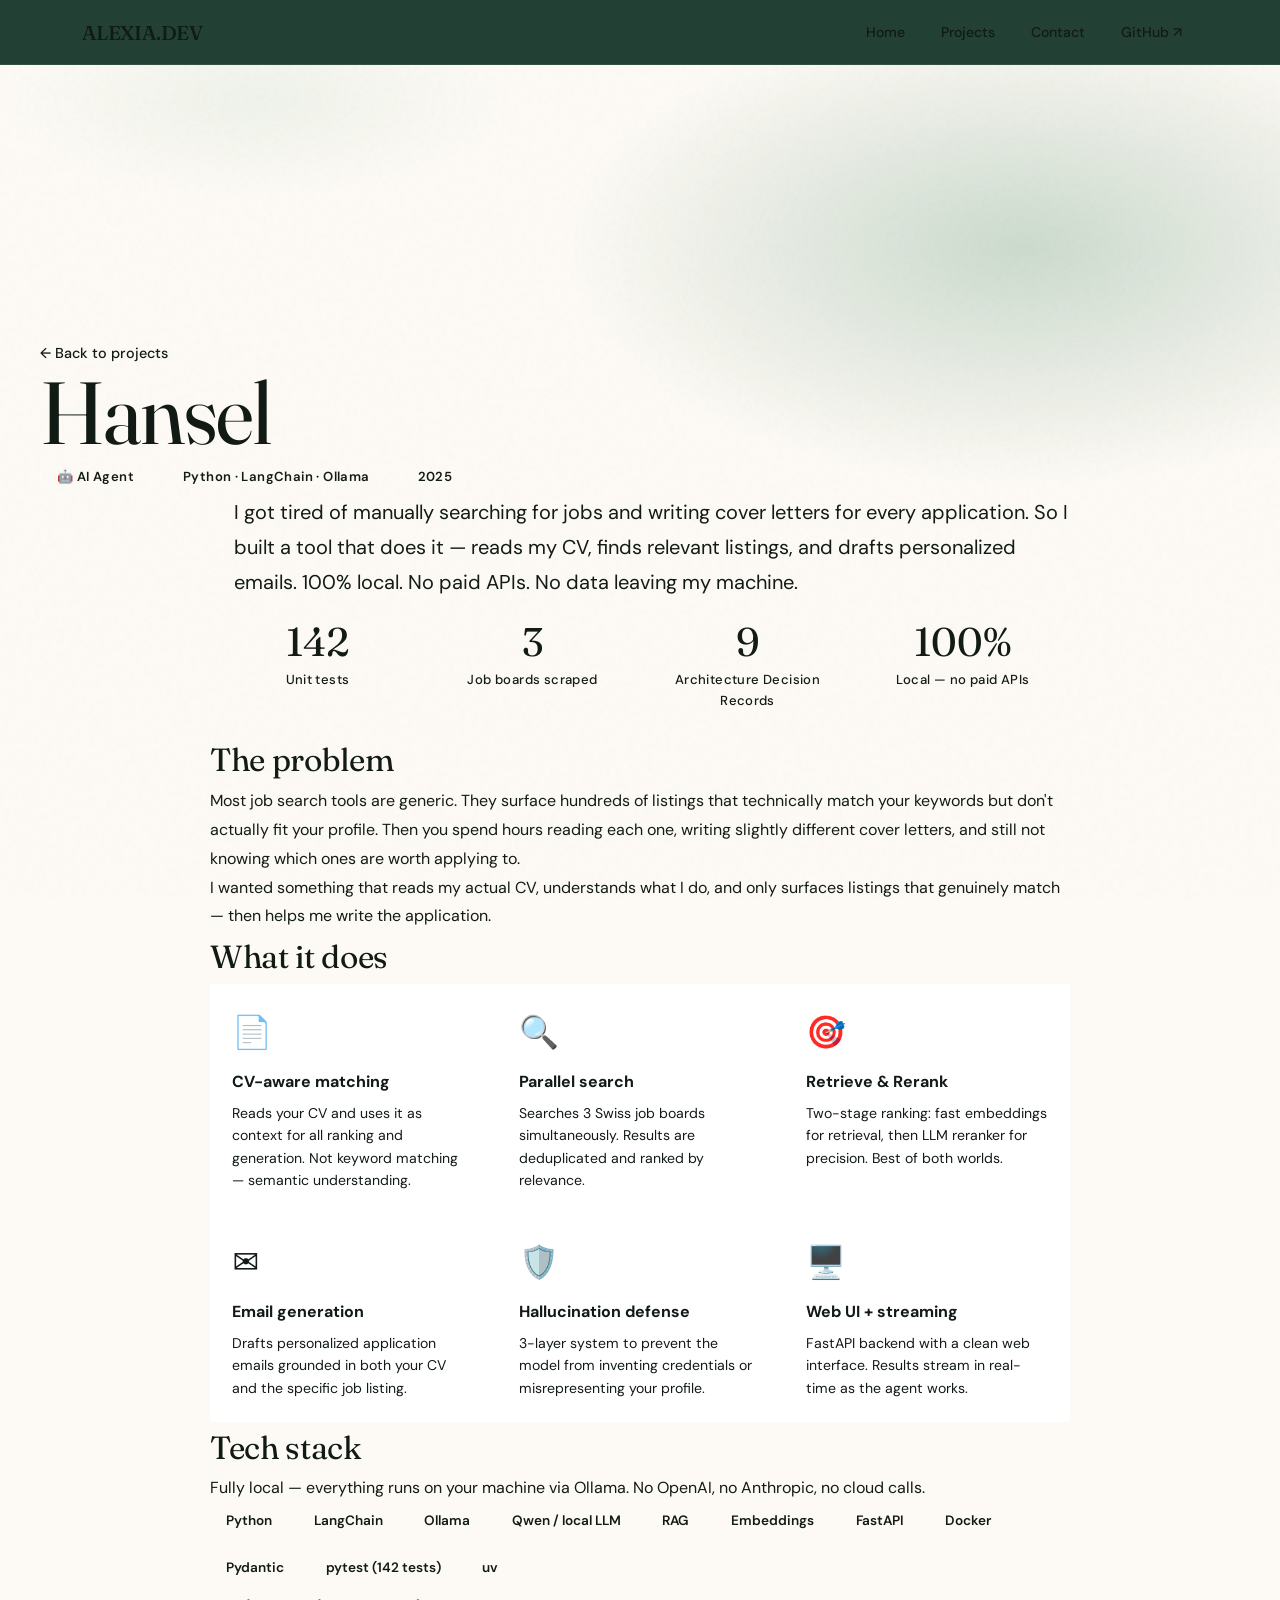
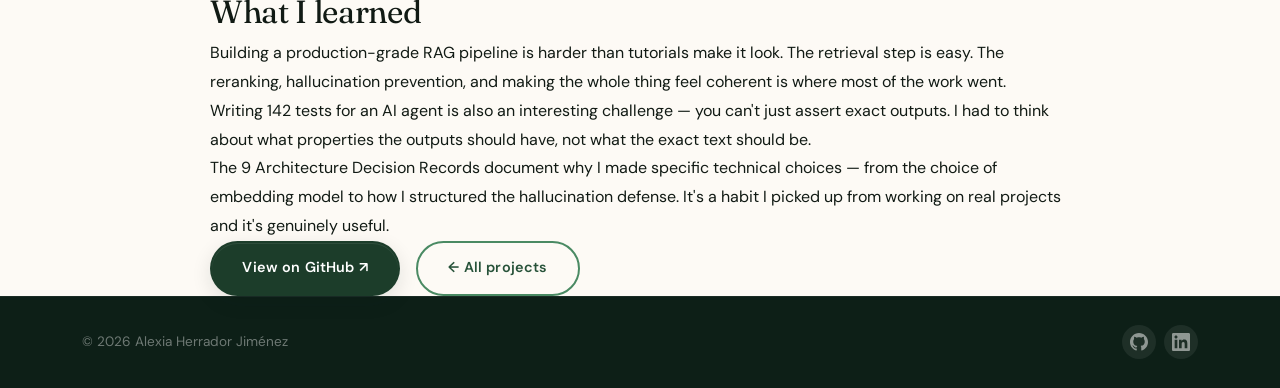
<file: pages/projects/project1.html>
<!DOCTYPE html>
<html lang="en">
<head>
    <meta charset="UTF-8">
    <meta name="viewport" content="width=device-width, initial-scale=1.0">
    <title>Hansel — Alexia Herrador</title>
    <link rel="icon" type="image/x-icon" href="../../assets/images/favicon.ico">
    <link href="https://fonts.googleapis.com/css2?family=DM+Serif+Display:ital@0;1&family=DM+Sans:ital,opsz,wght@0,9..40,300;0,9..40,400;0,9..40,500;0,9..40,600;0,9..40,700&display=swap" rel="stylesheet">
    <link rel="stylesheet" href="../../assets/css/main.css">
    <style>
        .project-hero {
            min-height: 55vh;
            background: var(--green-900);
            display: flex;
            align-items: flex-end;
            padding: 120px var(--spacing-md) var(--spacing-lg);
            position: relative;
            overflow: hidden;
        }
        .project-hero::before {
            content: '';
            position: absolute;
            inset: 0;
            background:
                radial-gradient(ellipse 60% 80% at 80% 50%, rgba(58,122,87,0.25) 0%, transparent 60%),
                radial-gradient(ellipse 40% 40% at 20% 20%, rgba(106,175,138,0.1) 0%, transparent 50%);
        }
        .project-hero-content {
            position: relative;
            z-index: 2;
            max-width: 1200px;
            margin: 0 auto;
            width: 100%;
        }
        .back-link {
            display: inline-flex;
            align-items: center;
            gap: 0.5rem;
            color: var(--green-200);
            font-size: 0.9rem;
            font-weight: 500;
            margin-bottom: var(--spacing-md);
            transition: color 0.2s;
        }
        .back-link:hover { color: var(--beige-100); }
        .project-hero h1 {
            font-family: var(--font-display);
            font-size: clamp(3rem, 7vw, 5.5rem);
            color: var(--beige-100);
            font-weight: 400;
            line-height: 1.05;
            letter-spacing: -0.02em;
            margin-bottom: var(--spacing-sm);
        }
        .project-hero-meta {
            display: flex;
            gap: 1rem;
            flex-wrap: wrap;
            align-items: center;
        }
        .meta-badge {
            padding: 0.4rem 1rem;
            border-radius: var(--radius-pill);
            font-size: 0.82rem;
            font-weight: 600;
            letter-spacing: 0.03em;
        }
        .meta-badge.type  { background: rgba(255,255,255,0.12); color: var(--beige-100); border: 1px solid rgba(255,255,255,0.2); }
        .meta-badge.stack { background: var(--green-700); color: var(--beige-100); }
        .meta-badge.year  { background: transparent; color: var(--green-400); border: 1px solid var(--green-600); }

        /* Content */
        .project-body { background: var(--beige-100); }
        .project-body .inner {
            max-width: 860px;
            margin: 0 auto;
            padding: var(--spacing-xl) var(--spacing-md);
        }
        .lead {
            font-size: 1.25rem;
            color: var(--text-mid);
            line-height: 1.75;
            margin-bottom: var(--spacing-xl);
            font-weight: 400;
            border-left: 3px solid var(--green-600);
            padding-left: 1.5rem;
        }
        .project-section { margin-bottom: var(--spacing-xl); }
        .project-section h2 {
            font-family: var(--font-display);
            font-size: 2rem;
            color: var(--green-900);
            font-weight: 400;
            margin-bottom: var(--spacing-md);
            letter-spacing: -0.01em;
        }
        .project-section p {
            color: var(--text-mid);
            line-height: 1.8;
            margin-bottom: var(--spacing-sm);
            font-size: 1rem;
        }
        .feature-grid {
            display: grid;
            grid-template-columns: repeat(auto-fit, minmax(240px, 1fr));
            gap: var(--spacing-md);
            margin-top: var(--spacing-md);
        }
        .feature-card {
            background: var(--white);
            border: 1px solid var(--beige-300);
            border-radius: var(--radius-lg);
            padding: 1.4rem;
            transition: all 0.28s var(--ease-spring);
        }
        .feature-card:hover {
            transform: translateY(-5px);
            box-shadow: 0 16px 36px var(--shadow-green);
            border-color: var(--green-200);
        }
        .feature-icon { font-size: 2rem; margin-bottom: 0.6rem; }
        .feature-card h3 { font-size: 1rem; font-weight: 700; color: var(--text-dark); margin-bottom: 0.4rem; }
        .feature-card p { font-size: 0.88rem; color: var(--text-light); line-height: 1.6; margin: 0; }

        .tech-stack {
            display: flex;
            flex-wrap: wrap;
            gap: 0.6rem;
            margin-top: var(--spacing-sm);
        }
        .tech-chip {
            padding: 0.45rem 1rem;
            background: var(--green-100);
            color: var(--green-800);
            border-radius: var(--radius-pill);
            font-size: 0.85rem;
            font-weight: 600;
            border: 1px solid var(--green-200);
        }

        .stat-row {
            display: grid;
            grid-template-columns: repeat(auto-fit, minmax(160px, 1fr));
            gap: var(--spacing-md);
            margin-top: var(--spacing-md);
        }
        .stat-box {
            background: var(--green-900);
            border-radius: var(--radius-lg);
            padding: 1.4rem;
            text-align: center;
        }
        .stat-box .num {
            font-family: var(--font-display);
            font-size: 2.5rem;
            color: var(--green-400);
            line-height: 1;
            margin-bottom: 0.4rem;
        }
        .stat-box .lbl { font-size: 0.82rem; color: var(--green-200); font-weight: 500; letter-spacing: 0.03em; }

        .cta-row {
            display: flex;
            gap: 1rem;
            flex-wrap: wrap;
            margin-top: var(--spacing-lg);
            padding-top: var(--spacing-lg);
            border-top: 1px solid var(--beige-300);
        }

        /* Nav override for project pages */
        .nav { background: rgba(28,58,46,0.97); border-bottom: 1px solid rgba(255,255,255,0.08); }
        .nav.scrolled { background: rgba(28,58,46,0.99); }
        .logo a { color: var(--beige-100); }
        .nav-links a { color: var(--green-200); }
        .nav-links a:hover { background: rgba(255,255,255,0.08); color: var(--beige-100); }
        .lang-toggle { background: rgba(255,255,255,0.1); border-color: rgba(255,255,255,0.15); }
        .lang-btn { color: var(--green-200); }
        .lang-btn.active { background: var(--green-600); }
        .mobile-menu-btn span { background: var(--beige-100); }
    </style>
</head>
<body>
    <nav class="nav" id="navbar">
        <div class="nav-container">
            <div class="logo"><a href="../../index.html">ALEXIA.DEV</a></div>
            <ul class="nav-links">
                <li><a href="../../index.html#home">Home</a></li>
                <li><a href="../../index.html#projects">Projects</a></li>
                <li><a href="../../index.html#contact">Contact</a></li>
                <li><a href="https://github.com/Alexiia99/Hansel" target="_blank">GitHub ↗</a></li>
            </ul>
            <button class="mobile-menu-btn" id="mobileMenuBtn"><span></span><span></span><span></span></button>
        </div>
    </nav>

    <!-- Hero -->
    <section class="project-hero">
        <div class="project-hero-content">
            <a href="../../index.html#projects" class="back-link">← Back to projects</a>
            <h1>Hansel</h1>
            <div class="project-hero-meta">
                <span class="meta-badge type">🤖 AI Agent</span>
                <span class="meta-badge stack">Python · LangChain · Ollama</span>
                <span class="meta-badge year">2025</span>
            </div>
        </div>
    </section>

    <!-- Body -->
    <div class="project-body">
        <div class="inner">

            <p class="lead">
                I got tired of manually searching for jobs and writing cover letters for every application.
                So I built a tool that does it — reads my CV, finds relevant listings, and drafts personalized emails.
                100% local. No paid APIs. No data leaving my machine.
            </p>

            <!-- Stats -->
            <div class="stat-row">
                <div class="stat-box"><div class="num">142</div><div class="lbl">Unit tests</div></div>
                <div class="stat-box"><div class="num">3</div><div class="lbl">Job boards scraped</div></div>
                <div class="stat-box"><div class="num">9</div><div class="lbl">Architecture Decision Records</div></div>
                <div class="stat-box"><div class="num">100%</div><div class="lbl">Local — no paid APIs</div></div>
            </div>

            <!-- The Problem -->
            <div class="project-section" style="margin-top: var(--spacing-xl);">
                <h2>The problem</h2>
                <p>Most job search tools are generic. They surface hundreds of listings that technically match your keywords but don't actually fit your profile. Then you spend hours reading each one, writing slightly different cover letters, and still not knowing which ones are worth applying to.</p>
                <p>I wanted something that reads my actual CV, understands what I do, and only surfaces listings that genuinely match — then helps me write the application.</p>
            </div>

            <!-- Features -->
            <div class="project-section">
                <h2>What it does</h2>
                <div class="feature-grid">
                    <div class="feature-card">
                        <div class="feature-icon">📄</div>
                        <h3>CV-aware matching</h3>
                        <p>Reads your CV and uses it as context for all ranking and generation. Not keyword matching — semantic understanding.</p>
                    </div>
                    <div class="feature-card">
                        <div class="feature-icon">🔍</div>
                        <h3>Parallel search</h3>
                        <p>Searches 3 Swiss job boards simultaneously. Results are deduplicated and ranked by relevance.</p>
                    </div>
                    <div class="feature-card">
                        <div class="feature-icon">🎯</div>
                        <h3>Retrieve & Rerank</h3>
                        <p>Two-stage ranking: fast embeddings for retrieval, then LLM reranker for precision. Best of both worlds.</p>
                    </div>
                    <div class="feature-card">
                        <div class="feature-icon">✉️</div>
                        <h3>Email generation</h3>
                        <p>Drafts personalized application emails grounded in both your CV and the specific job listing.</p>
                    </div>
                    <div class="feature-card">
                        <div class="feature-icon">🛡️</div>
                        <h3>Hallucination defense</h3>
                        <p>3-layer system to prevent the model from inventing credentials or misrepresenting your profile.</p>
                    </div>
                    <div class="feature-card">
                        <div class="feature-icon">🖥️</div>
                        <h3>Web UI + streaming</h3>
                        <p>FastAPI backend with a clean web interface. Results stream in real-time as the agent works.</p>
                    </div>
                </div>
            </div>

            <!-- Tech -->
            <div class="project-section">
                <h2>Tech stack</h2>
                <p>Fully local — everything runs on your machine via Ollama. No OpenAI, no Anthropic, no cloud calls.</p>
                <div class="tech-stack">
                    <span class="tech-chip">Python</span>
                    <span class="tech-chip">LangChain</span>
                    <span class="tech-chip">Ollama</span>
                    <span class="tech-chip">Qwen / local LLM</span>
                    <span class="tech-chip">RAG</span>
                    <span class="tech-chip">Embeddings</span>
                    <span class="tech-chip">FastAPI</span>
                    <span class="tech-chip">Docker</span>
                    <span class="tech-chip">Pydantic</span>
                    <span class="tech-chip">pytest (142 tests)</span>
                    <span class="tech-chip">uv</span>
                </div>
            </div>

            <!-- What I learned -->
            <div class="project-section">
                <h2>What I learned</h2>
                <p>Building a production-grade RAG pipeline is harder than tutorials make it look. The retrieval step is easy. The reranking, hallucination prevention, and making the whole thing feel coherent is where most of the work went.</p>
                <p>Writing 142 tests for an AI agent is also an interesting challenge — you can't just assert exact outputs. I had to think about what properties the outputs should have, not what the exact text should be.</p>
                <p>The 9 Architecture Decision Records document why I made specific technical choices — from the choice of embedding model to how I structured the hallucination defense. It's a habit I picked up from working on real projects and it's genuinely useful.</p>
            </div>

            <!-- CTA -->
            <div class="cta-row">
                <a href="https://github.com/Alexiia99/Hansel" class="btn btn-primary" target="_blank">View on GitHub ↗</a>
                <a href="../../index.html#projects" class="btn btn-outline">← All projects</a>
            </div>

        </div>
    </div>

    <footer class="footer">
        <div class="footer-content">
            <div class="footer-left"><p>&copy; 2026 Alexia Herrador Jiménez</p></div>
            <div class="footer-right">
                <div class="footer-social">
                    <a href="https://github.com/Alexiia99" target="_blank" aria-label="GitHub">
                        <svg width="18" height="18" viewBox="0 0 24 24" fill="currentColor"><path d="M12 0c-6.626 0-12 5.373-12 12 0 5.302 3.438 9.8 8.207 11.387.599.111.793-.261.793-.577v-2.234c-3.338.726-4.033-1.416-4.033-1.416-.546-1.387-1.333-1.756-1.333-1.756-1.089-.745.083-.729.083-.729 1.205.084 1.839 1.237 1.839 1.237 1.07 1.834 2.807 1.304 3.492.997.107-.775.418-1.305.762-1.604-2.665-.305-5.467-1.334-5.467-5.931 0-1.311.469-2.381 1.236-3.221-.124-.303-.535-1.524.117-3.176 0 0 1.008-.322 3.301 1.23.957-.266 1.983-.399 3.003-.404 1.02.005 2.047.138 3.006.404 2.291-1.552 3.297-1.23 3.297-1.23.653 1.653.242 2.874.118 3.176.77.84 1.235 1.911 1.235 3.221 0 4.609-2.807 5.624-5.479 5.921.43.372.823 1.102.823 2.222v3.293c0 .319.192.694.801.576 4.765-1.589 8.199-6.086 8.199-11.386 0-6.627-5.373-12-12-12z"/></svg>
                    </a>
                    <a href="https://linkedin.com/in/alexia-herrador-jimenez" target="_blank" aria-label="LinkedIn">
                        <svg width="18" height="18" viewBox="0 0 24 24" fill="currentColor"><path d="M20.447 20.452h-3.554v-5.569c0-1.328-.027-3.037-1.852-3.037-1.853 0-2.136 1.445-2.136 2.939v5.667H9.351V9h3.414v1.561h.046c.477-.9 1.637-1.85 3.37-1.85 3.601 0 4.267 2.37 4.267 5.455v6.286zM5.337 7.433c-1.144 0-2.063-.926-2.063-2.065 0-1.138.92-2.063 2.063-2.063 1.14 0 2.064.925 2.064 2.063 0 1.139-.925 2.065-2.064 2.065zm1.782 13.019H3.555V9h3.564v11.452zM22.225 0H1.771C.792 0 0 .774 0 1.729v20.542C0 23.227.792 24 1.771 24h20.451C23.2 24 24 23.227 24 22.271V1.729C24 .774 23.2 0 22.222 0h.003z"/></svg>
                    </a>
                </div>
            </div>
        </div>
    </footer>
    <script src="../../assets/js/main.js"></script>
</body>
</html>
</file>
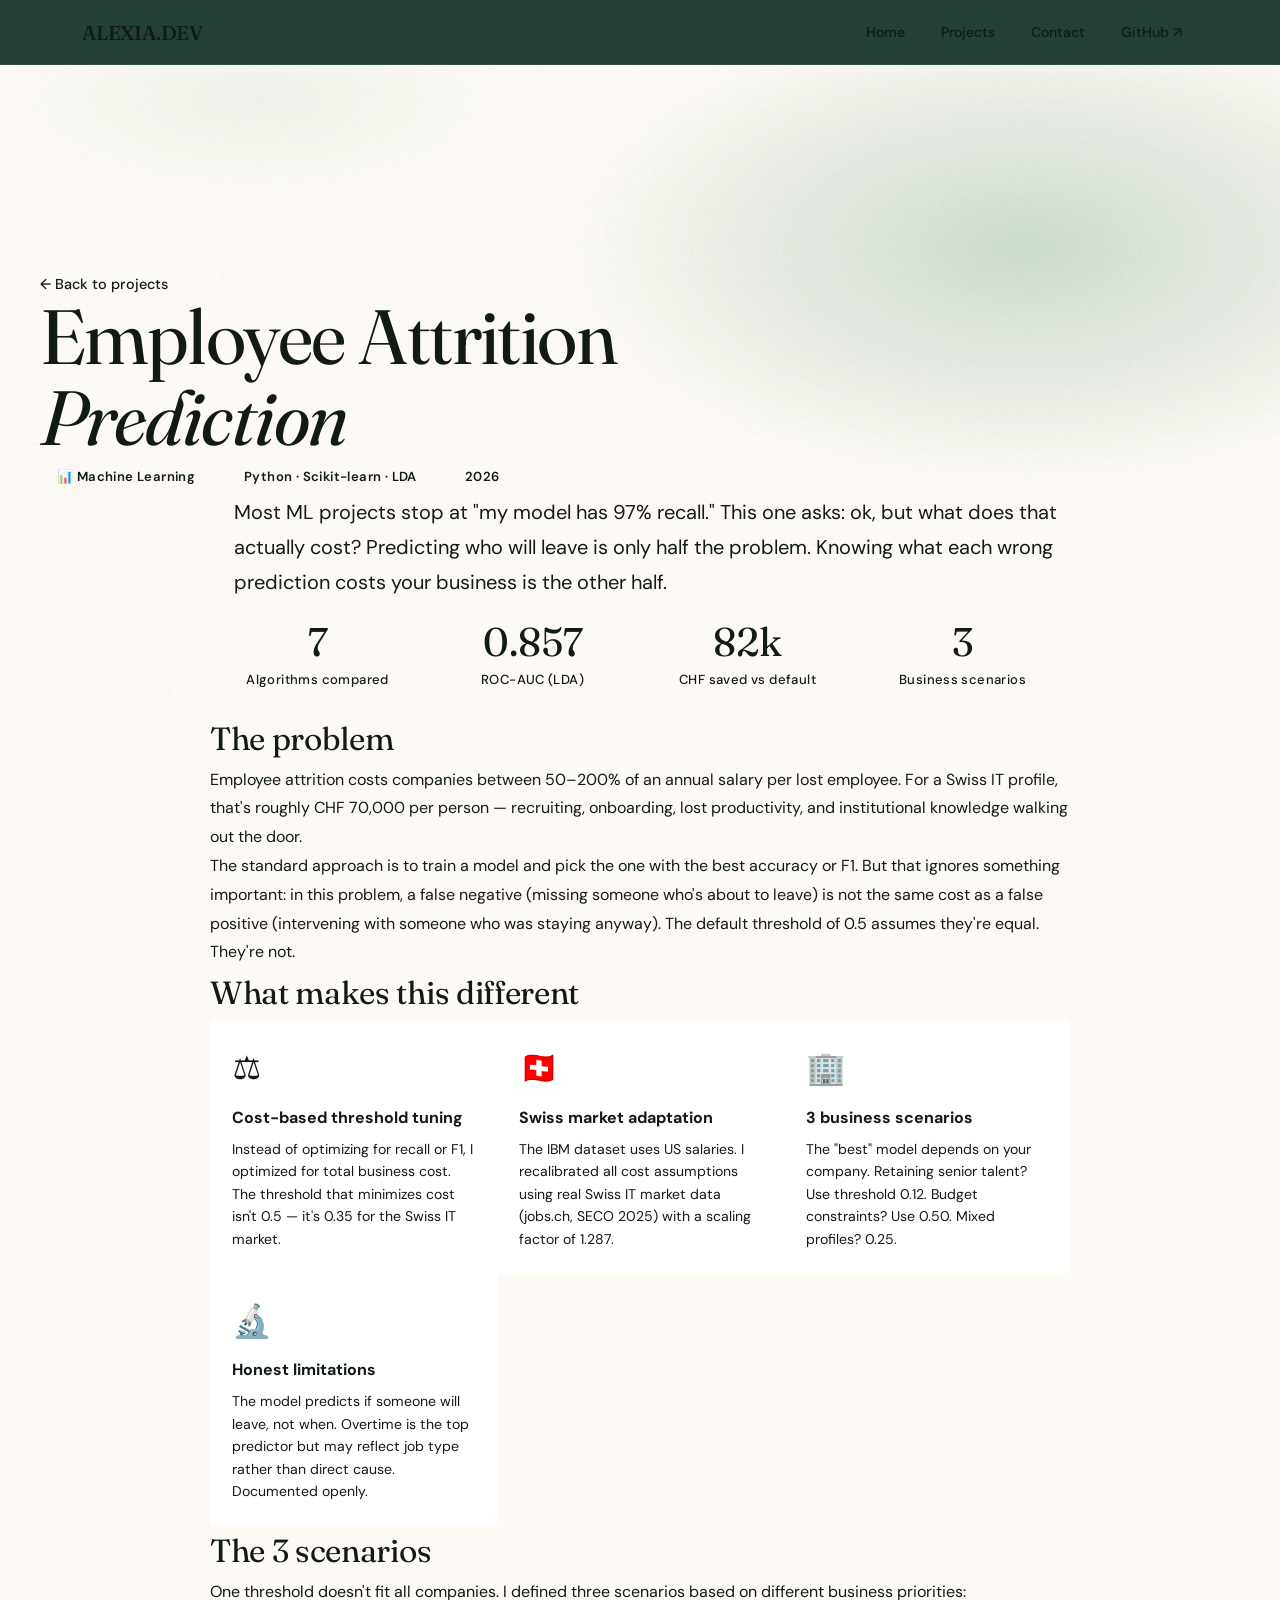
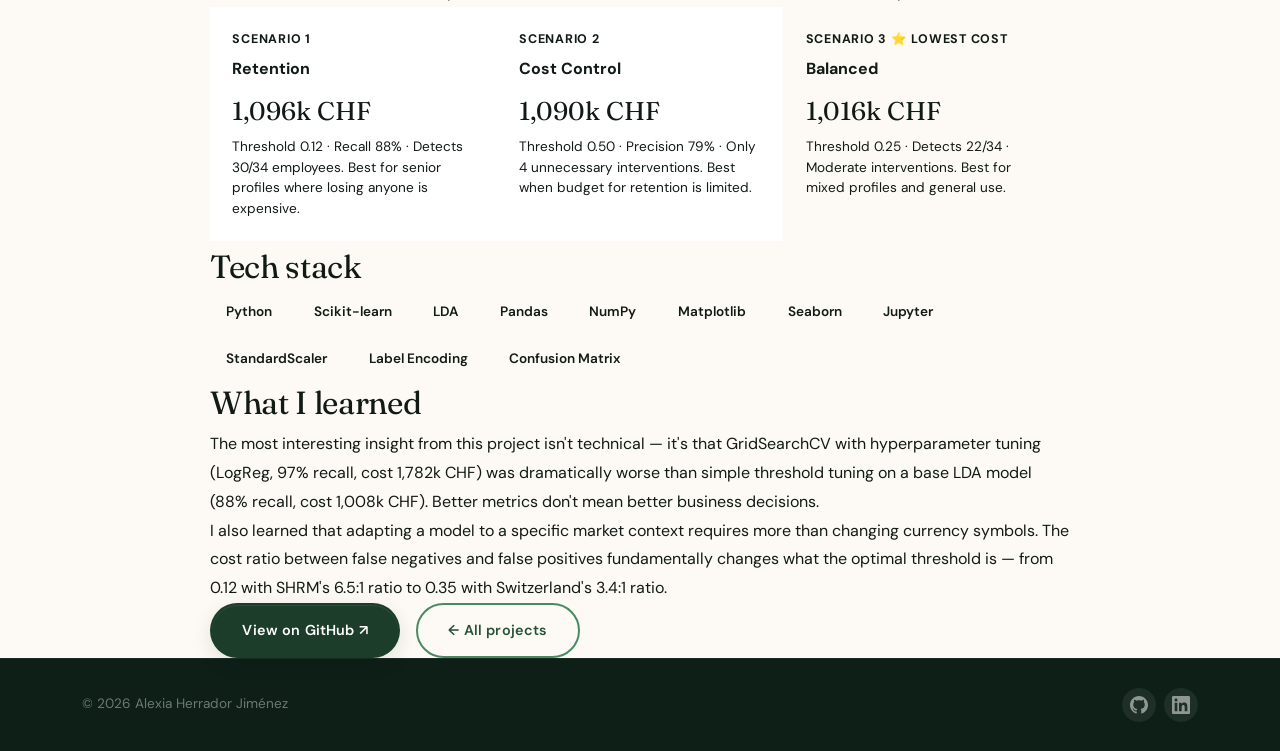
<file: pages/projects/project2.html>
<!DOCTYPE html>
<html lang="en">
<head>
    <meta charset="UTF-8">
    <meta name="viewport" content="width=device-width, initial-scale=1.0">
    <title>Employee Attrition Prediction — Alexia Herrador</title>
    <link rel="icon" type="image/x-icon" href="../../assets/images/favicon.ico">
    <link href="https://fonts.googleapis.com/css2?family=DM+Serif+Display:ital@0;1&family=DM+Sans:ital,opsz,wght@0,9..40,300;0,9..40,400;0,9..40,500;0,9..40,600;0,9..40,700&display=swap" rel="stylesheet">
    <link rel="stylesheet" href="../../assets/css/main.css">
    <style>
        .project-hero {
            min-height: 55vh;
            background: var(--green-900);
            display: flex;
            align-items: flex-end;
            padding: 120px var(--spacing-md) var(--spacing-lg);
            position: relative;
            overflow: hidden;
        }
        .project-hero::before {
            content: '';
            position: absolute;
            inset: 0;
            background:
                radial-gradient(ellipse 60% 80% at 80% 50%, rgba(58,122,87,0.25) 0%, transparent 60%),
                radial-gradient(ellipse 40% 40% at 20% 20%, rgba(106,175,138,0.1) 0%, transparent 50%);
        }
        .project-hero-content {
            position: relative;
            z-index: 2;
            max-width: 1200px;
            margin: 0 auto;
            width: 100%;
        }
        .back-link {
            display: inline-flex;
            align-items: center;
            gap: 0.5rem;
            color: var(--green-200);
            font-size: 0.9rem;
            font-weight: 500;
            margin-bottom: var(--spacing-md);
            transition: color 0.2s;
        }
        .back-link:hover { color: var(--beige-100); }
        .project-hero h1 {
            font-family: var(--font-display);
            font-size: clamp(2.5rem, 6vw, 5rem);
            color: var(--beige-100);
            font-weight: 400;
            line-height: 1.05;
            letter-spacing: -0.02em;
            margin-bottom: var(--spacing-sm);
        }
        .project-hero-meta {
            display: flex;
            gap: 1rem;
            flex-wrap: wrap;
            align-items: center;
        }
        .meta-badge {
            padding: 0.4rem 1rem;
            border-radius: var(--radius-pill);
            font-size: 0.82rem;
            font-weight: 600;
            letter-spacing: 0.03em;
        }
        .meta-badge.type  { background: rgba(255,255,255,0.12); color: var(--beige-100); border: 1px solid rgba(255,255,255,0.2); }
        .meta-badge.stack { background: var(--green-700); color: var(--beige-100); }
        .meta-badge.year  { background: transparent; color: var(--green-400); border: 1px solid var(--green-600); }

        .project-body { background: var(--beige-100); }
        .project-body .inner {
            max-width: 860px;
            margin: 0 auto;
            padding: var(--spacing-xl) var(--spacing-md);
        }
        .lead {
            font-size: 1.25rem;
            color: var(--text-mid);
            line-height: 1.75;
            margin-bottom: var(--spacing-xl);
            font-weight: 400;
            border-left: 3px solid var(--green-600);
            padding-left: 1.5rem;
        }
        .project-section { margin-bottom: var(--spacing-xl); }
        .project-section h2 {
            font-family: var(--font-display);
            font-size: 2rem;
            color: var(--green-900);
            font-weight: 400;
            margin-bottom: var(--spacing-md);
            letter-spacing: -0.01em;
        }
        .project-section p {
            color: var(--text-mid);
            line-height: 1.8;
            margin-bottom: var(--spacing-sm);
            font-size: 1rem;
        }
        .feature-grid {
            display: grid;
            grid-template-columns: repeat(auto-fit, minmax(240px, 1fr));
            gap: var(--spacing-md);
            margin-top: var(--spacing-md);
        }
        .feature-card {
            background: var(--white);
            border: 1px solid var(--beige-300);
            border-radius: var(--radius-lg);
            padding: 1.4rem;
            transition: all 0.28s var(--ease-spring);
        }
        .feature-card:hover {
            transform: translateY(-5px);
            box-shadow: 0 16px 36px var(--shadow-green);
            border-color: var(--green-200);
        }
        .feature-icon { font-size: 2rem; margin-bottom: 0.6rem; }
        .feature-card h3 { font-size: 1rem; font-weight: 700; color: var(--text-dark); margin-bottom: 0.4rem; }
        .feature-card p { font-size: 0.88rem; color: var(--text-light); line-height: 1.6; margin: 0; }

        .tech-stack { display: flex; flex-wrap: wrap; gap: 0.6rem; margin-top: var(--spacing-sm); }
        .tech-chip {
            padding: 0.45rem 1rem;
            background: var(--green-100);
            color: var(--green-800);
            border-radius: var(--radius-pill);
            font-size: 0.85rem;
            font-weight: 600;
            border: 1px solid var(--green-200);
        }

        .stat-row {
            display: grid;
            grid-template-columns: repeat(auto-fit, minmax(160px, 1fr));
            gap: var(--spacing-md);
            margin-top: var(--spacing-md);
        }
        .stat-box {
            background: var(--green-900);
            border-radius: var(--radius-lg);
            padding: 1.4rem;
            text-align: center;
        }
        .stat-box .num {
            font-family: var(--font-display);
            font-size: 2.5rem;
            color: var(--green-400);
            line-height: 1;
            margin-bottom: 0.4rem;
        }
        .stat-box .lbl { font-size: 0.82rem; color: var(--green-200); font-weight: 500; letter-spacing: 0.03em; }

        .scenario-grid {
            display: grid;
            grid-template-columns: repeat(auto-fit, minmax(220px, 1fr));
            gap: var(--spacing-md);
            margin-top: var(--spacing-md);
        }
        .scenario-card {
            border: 1px solid var(--beige-300);
            border-radius: var(--radius-lg);
            padding: 1.4rem;
            background: var(--white);
            transition: all 0.28s var(--ease-spring);
        }
        .scenario-card:hover {
            transform: translateY(-5px);
            box-shadow: 0 16px 36px var(--shadow-green);
        }
        .scenario-card.best { border-color: var(--green-400); background: var(--green-100); }
        .scenario-label { font-size: 0.78rem; font-weight: 700; text-transform: uppercase; letter-spacing: 0.06em; color: var(--green-600); margin-bottom: 0.4rem; }
        .scenario-card h3 { font-size: 1rem; font-weight: 700; color: var(--text-dark); margin-bottom: 0.5rem; }
        .scenario-card .cost { font-family: var(--font-display); font-size: 1.6rem; color: var(--green-800); margin-bottom: 0.3rem; }
        .scenario-card p { font-size: 0.85rem; color: var(--text-light); line-height: 1.5; margin: 0; }

        .cta-row {
            display: flex;
            gap: 1rem;
            flex-wrap: wrap;
            margin-top: var(--spacing-lg);
            padding-top: var(--spacing-lg);
            border-top: 1px solid var(--beige-300);
        }

        .nav { background: rgba(28,58,46,0.97); border-bottom: 1px solid rgba(255,255,255,0.08); }
        .nav.scrolled { background: rgba(28,58,46,0.99); }
        .logo a { color: var(--beige-100); }
        .nav-links a { color: var(--green-200); }
        .nav-links a:hover { background: rgba(255,255,255,0.08); color: var(--beige-100); }
        .mobile-menu-btn span { background: var(--beige-100); }
    </style>
</head>
<body>
    <nav class="nav" id="navbar">
        <div class="nav-container">
            <div class="logo"><a href="../../index.html">ALEXIA.DEV</a></div>
            <ul class="nav-links">
                <li><a href="../../index.html#home">Home</a></li>
                <li><a href="../../index.html#projects">Projects</a></li>
                <li><a href="../../index.html#contact">Contact</a></li>
                <li><a href="https://github.com/Alexiia99/Attrition-Prediction" target="_blank">GitHub ↗</a></li>
            </ul>
            <button class="mobile-menu-btn" id="mobileMenuBtn"><span></span><span></span><span></span></button>
        </div>
    </nav>

    <section class="project-hero">
        <div class="project-hero-content">
            <a href="../../index.html#projects" class="back-link">← Back to projects</a>
            <h1>Employee Attrition<br><em>Prediction</em></h1>
            <div class="project-hero-meta">
                <span class="meta-badge type">📊 Machine Learning</span>
                <span class="meta-badge stack">Python · Scikit-learn · LDA</span>
                <span class="meta-badge year">2026</span>
            </div>
        </div>
    </section>

    <div class="project-body">
        <div class="inner">

            <p class="lead">
                Most ML projects stop at "my model has 97% recall." This one asks: ok, but what does that actually cost?
                Predicting who will leave is only half the problem. Knowing what each wrong prediction costs your business is the other half.
            </p>

            <div class="stat-row">
                <div class="stat-box"><div class="num">7</div><div class="lbl">Algorithms compared</div></div>
                <div class="stat-box"><div class="num">0.857</div><div class="lbl">ROC-AUC (LDA)</div></div>
                <div class="stat-box"><div class="num">82k</div><div class="lbl">CHF saved vs default</div></div>
                <div class="stat-box"><div class="num">3</div><div class="lbl">Business scenarios</div></div>
            </div>

            <div class="project-section" style="margin-top: var(--spacing-xl);">
                <h2>The problem</h2>
                <p>Employee attrition costs companies between 50–200% of an annual salary per lost employee. For a Swiss IT profile, that's roughly CHF 70,000 per person — recruiting, onboarding, lost productivity, and institutional knowledge walking out the door.</p>
                <p>The standard approach is to train a model and pick the one with the best accuracy or F1. But that ignores something important: in this problem, a false negative (missing someone who's about to leave) is not the same cost as a false positive (intervening with someone who was staying anyway). The default threshold of 0.5 assumes they're equal. They're not.</p>
            </div>

            <div class="project-section">
                <h2>What makes this different</h2>
                <div class="feature-grid">
                    <div class="feature-card">
                        <div class="feature-icon">⚖️</div>
                        <h3>Cost-based threshold tuning</h3>
                        <p>Instead of optimizing for recall or F1, I optimized for total business cost. The threshold that minimizes cost isn't 0.5 — it's 0.35 for the Swiss IT market.</p>
                    </div>
                    <div class="feature-card">
                        <div class="feature-icon">🇨🇭</div>
                        <h3>Swiss market adaptation</h3>
                        <p>The IBM dataset uses US salaries. I recalibrated all cost assumptions using real Swiss IT market data (jobs.ch, SECO 2025) with a scaling factor of 1.287.</p>
                    </div>
                    <div class="feature-card">
                        <div class="feature-icon">🏢</div>
                        <h3>3 business scenarios</h3>
                        <p>The "best" model depends on your company. Retaining senior talent? Use threshold 0.12. Budget constraints? Use 0.50. Mixed profiles? 0.25.</p>
                    </div>
                    <div class="feature-card">
                        <div class="feature-icon">🔬</div>
                        <h3>Honest limitations</h3>
                        <p>The model predicts if someone will leave, not when. Overtime is the top predictor but may reflect job type rather than direct cause. Documented openly.</p>
                    </div>
                </div>
            </div>

            <div class="project-section">
                <h2>The 3 scenarios</h2>
                <p>One threshold doesn't fit all companies. I defined three scenarios based on different business priorities:</p>
                <div class="scenario-grid">
                    <div class="scenario-card">
                        <div class="scenario-label">Scenario 1</div>
                        <h3>Retention</h3>
                        <div class="cost">1,096k CHF</div>
                        <p>Threshold 0.12 · Recall 88% · Detects 30/34 employees. Best for senior profiles where losing anyone is expensive.</p>
                    </div>
                    <div class="scenario-card">
                        <div class="scenario-label">Scenario 2</div>
                        <h3>Cost Control</h3>
                        <div class="cost">1,090k CHF</div>
                        <p>Threshold 0.50 · Precision 79% · Only 4 unnecessary interventions. Best when budget for retention is limited.</p>
                    </div>
                    <div class="scenario-card best">
                        <div class="scenario-label">Scenario 3 ⭐ lowest cost</div>
                        <h3>Balanced</h3>
                        <div class="cost">1,016k CHF</div>
                        <p>Threshold 0.25 · Detects 22/34 · Moderate interventions. Best for mixed profiles and general use.</p>
                    </div>
                </div>
            </div>

            <div class="project-section">
                <h2>Tech stack</h2>
                <div class="tech-stack">
                    <span class="tech-chip">Python</span>
                    <span class="tech-chip">Scikit-learn</span>
                    <span class="tech-chip">LDA</span>
                    <span class="tech-chip">Pandas</span>
                    <span class="tech-chip">NumPy</span>
                    <span class="tech-chip">Matplotlib</span>
                    <span class="tech-chip">Seaborn</span>
                    <span class="tech-chip">Jupyter</span>
                    <span class="tech-chip">StandardScaler</span>
                    <span class="tech-chip">Label Encoding</span>
                    <span class="tech-chip">Confusion Matrix</span>
                </div>
            </div>

            <div class="project-section">
                <h2>What I learned</h2>
                <p>The most interesting insight from this project isn't technical — it's that GridSearchCV with hyperparameter tuning (LogReg, 97% recall, cost 1,782k CHF) was dramatically worse than simple threshold tuning on a base LDA model (88% recall, cost 1,008k CHF). Better metrics don't mean better business decisions.</p>
                <p>I also learned that adapting a model to a specific market context requires more than changing currency symbols. The cost ratio between false negatives and false positives fundamentally changes what the optimal threshold is — from 0.12 with SHRM's 6.5:1 ratio to 0.35 with Switzerland's 3.4:1 ratio.</p>
            </div>

            <div class="cta-row">
                <a href="https://github.com/Alexiia99/Attrition-Prediction" class="btn btn-primary" target="_blank">View on GitHub ↗</a>
                <a href="../../index.html#projects" class="btn btn-outline">← All projects</a>
            </div>

        </div>
    </div>

    <footer class="footer">
        <div class="footer-content">
            <div class="footer-left"><p>&copy; 2026 Alexia Herrador Jiménez</p></div>
            <div class="footer-right">
                <div class="footer-social">
                    <a href="https://github.com/Alexiia99" target="_blank" aria-label="GitHub">
                        <svg width="18" height="18" viewBox="0 0 24 24" fill="currentColor"><path d="M12 0c-6.626 0-12 5.373-12 12 0 5.302 3.438 9.8 8.207 11.387.599.111.793-.261.793-.577v-2.234c-3.338.726-4.033-1.416-4.033-1.416-.546-1.387-1.333-1.756-1.333-1.756-1.089-.745.083-.729.083-.729 1.205.084 1.839 1.237 1.839 1.237 1.07 1.834 2.807 1.304 3.492.997.107-.775.418-1.305.762-1.604-2.665-.305-5.467-1.334-5.467-5.931 0-1.311.469-2.381 1.236-3.221-.124-.303-.535-1.524.117-3.176 0 0 1.008-.322 3.301 1.23.957-.266 1.983-.399 3.003-.404 1.02.005 2.047.138 3.006.404 2.291-1.552 3.297-1.23 3.297-1.23.653 1.653.242 2.874.118 3.176.77.84 1.235 1.911 1.235 3.221 0 4.609-2.807 5.624-5.479 5.921.43.372.823 1.102.823 2.222v3.293c0 .319.192.694.801.576 4.765-1.589 8.199-6.086 8.199-11.386 0-6.627-5.373-12-12-12z"/></svg>
                    </a>
                    <a href="https://linkedin.com/in/alexia-herrador-jimenez" target="_blank" aria-label="LinkedIn">
                        <svg width="18" height="18" viewBox="0 0 24 24" fill="currentColor"><path d="M20.447 20.452h-3.554v-5.569c0-1.328-.027-3.037-1.852-3.037-1.853 0-2.136 1.445-2.136 2.939v5.667H9.351V9h3.414v1.561h.046c.477-.9 1.637-1.85 3.37-1.85 3.601 0 4.267 2.37 4.267 5.455v6.286zM5.337 7.433c-1.144 0-2.063-.926-2.063-2.065 0-1.138.92-2.063 2.063-2.063 1.14 0 2.064.925 2.064 2.063 0 1.139-.925 2.065-2.064 2.065zm1.782 13.019H3.555V9h3.564v11.452zM22.225 0H1.771C.792 0 0 .774 0 1.729v20.542C0 23.227.792 24 1.771 24h20.451C23.2 24 24 23.227 24 22.271V1.729C24 .774 23.2 0 22.222 0h.003z"/></svg>
                    </a>
                </div>
            </div>
        </div>
    </footer>
    <script src="../../assets/js/main.js"></script>
</body>
</html>
</file>
<file: assets/css/main.css>
/* =================================================================
   Portfolio Alexia Herrador — main.css  v2
   Palette: Deep Forest · Warm Parchment · Botanical accent
   ================================================================= */

@import url('https://fonts.googleapis.com/css2?family=Fraunces:ital,opsz,wght@0,9..144,300;0,9..144,500;0,9..144,700;1,9..144,300;1,9..144,500&family=DM+Sans:ital,opsz,wght@0,9..40,300;0,9..40,400;0,9..40,500;0,9..40,600;1,9..40,300&display=swap');

/* ── Variables ─────────────────────────────────────────────────── */
:root {
  /* Forest palette */
  --forest-950: #0D1F17;
  --forest-900: #132B1E;
  --forest-800: #1C3D2A;
  --forest-700: #275239;
  --forest-600: #35694A;
  --forest-500: #4A8A63;
  --forest-400: #6BAF84;
  --forest-300: #96C9AB;
  --forest-200: #C2DFD0;
  --forest-100: #E6F3EC;

  /* Parchment palette */
  --parch-50:  #FDFAF5;
  --parch-100: #FAF5EB;
  --parch-200: #F3EAD8;
  --parch-300: #E8D9C0;
  --parch-400: #D4BFA0;
  --parch-500: #B89B78;

  /* Text */
  --text-ink:    #111A14;
  --text-body:   #3A4E40;
  --text-muted:  #6B8070;
  --text-faint:  #9FB5A8;

  /* Functional */
  --white: #FFFFFF;
  --shadow-sm:   0 2px  8px rgba(13,31,23,.07);
  --shadow-md:   0 6px 20px rgba(13,31,23,.11);
  --shadow-lg:   0 16px 40px rgba(13,31,23,.16);
  --shadow-xl:   0 28px 60px rgba(13,31,23,.22);
  --glow-green:  0 0 40px rgba(75,138,99,.18);

  /* Typography */
  --font-display: 'Fraunces', Georgia, serif;
  --font-body:    'DM Sans', system-ui, sans-serif;

  /* Radii */
  --r-xs:   6px;
  --r-sm:  10px;
  --r-md:  16px;
  --r-lg:  24px;
  --r-xl:  36px;
  --r-pill:100px;

  /* Easing */
  --ease-spring: cubic-bezier(0.175, 0.885, 0.320, 1.275);
  --ease-out:    cubic-bezier(0.23,  1,     0.320, 1);
  --ease-smooth: cubic-bezier(0.4,   0,     0.2,   1);
}

/* ── Reset ─────────────────────────────────────────────────────── */
*, *::before, *::after { margin:0; padding:0; box-sizing:border-box; }
html { scroll-behavior:smooth; font-size:16px; }
body {
  font-family: var(--font-body);
  line-height: 1.65;
  color: var(--text-ink);
  background: var(--parch-50);
  overflow-x: hidden;
  -webkit-font-smoothing: antialiased;
}
img { max-width:100%; height:auto; display:block; }
a   { text-decoration:none; color:inherit; transition:all .25s var(--ease-out); }
button { border:none; background:none; cursor:pointer; font-family:inherit; }

/* Grain overlay */
body::before {
  content:'';
  position:fixed; inset:0;
  background-image:url("data:image/svg+xml,%3Csvg viewBox='0 0 200 200' xmlns='http://www.w3.org/2000/svg'%3E%3Cfilter id='n'%3E%3CfeTurbulence type='fractalNoise' baseFrequency='.75' numOctaves='4' stitchTiles='stitch'/%3E%3C/filter%3E%3Crect width='100%25' height='100%25' filter='url(%23n)' opacity='.04'/%3E%3C/svg%3E");
  pointer-events:none; z-index:0; opacity:.5;
}

/* ── Layout ────────────────────────────────────────────────────── */
.container { max-width:1180px; margin:0 auto; padding:0 2rem; }
.section    { padding:clamp(5rem,10vw,8rem) 0; }

/* ── Section header ────────────────────────────────────────────── */
.section-eyebrow {
  font-family: var(--font-body);
  font-size:.78rem;
  font-weight:600;
  letter-spacing:.14em;
  text-transform:uppercase;
  color: var(--forest-500);
  display:inline-flex;
  align-items:center;
  gap:.5rem;
  margin-bottom:.75rem;
}
.section-eyebrow::before {
  content:'';
  display:block; width:24px; height:2px;
  background:var(--forest-500);
  border-radius:2px;
}
.section-title {
  font-family: var(--font-display);
  font-size:clamp(2.4rem,5vw,4.2rem);
  font-weight:500;
  line-height:1.08;
  letter-spacing:-.02em;
  color: var(--forest-900);
}
.section-title em { font-style:italic; color:var(--forest-600); }

/* ── Buttons ───────────────────────────────────────────────────── */
.btn {
  display:inline-flex; align-items:center; gap:.5rem;
  padding:.85rem 1.9rem;
  border-radius:var(--r-pill);
  font-size:.9rem; font-weight:600;
  font-family:var(--font-body);
  cursor:pointer;
  transition:all .28s var(--ease-spring);
  border:2px solid transparent;
  position:relative; overflow:hidden;
  letter-spacing:.01em;
}
/* ripple */
.btn::after {
  content:'';
  position:absolute; inset:0;
  background:rgba(255,255,255,.15);
  transform:scale(0); border-radius:50%;
  transition:transform .5s var(--ease-out), opacity .5s;
  opacity:0;
}
.btn:active::after { transform:scale(2.5); opacity:1; transition:0s; }

.btn-primary {
  background:var(--forest-800); color:var(--white);
  box-shadow:var(--shadow-md), inset 0 1px 0 rgba(255,255,255,.08);
}
.btn-primary:hover {
  background:var(--forest-700);
  transform:translateY(-3px);
  box-shadow:var(--shadow-lg), var(--glow-green);
}
.btn-secondary {
  background:var(--parch-200); color:var(--forest-800);
  border-color:var(--parch-300);
}
.btn-secondary:hover { background:var(--parch-300); transform:translateY(-3px); }
.btn-outline {
  background:transparent; color:var(--forest-700);
  border-color:var(--forest-500);
}
.btn-outline:hover {
  background:var(--forest-800); color:var(--white);
  border-color:var(--forest-800); transform:translateY(-3px);
}
.btn-ghost-light {
  background:rgba(255,255,255,.1); color:var(--parch-100);
  border-color:rgba(255,255,255,.2);
}
.btn-ghost-light:hover {
  background:rgba(255,255,255,.18); transform:translateY(-3px);
  border-color:rgba(255,255,255,.35);
}

/* ── Navigation ─────────────────────────────────────────────────── */
.nav {
  position:fixed; top:0; width:100%;
  background:rgba(253,250,245,.88);
  backdrop-filter:blur(20px); -webkit-backdrop-filter:blur(20px);
  z-index:1000;
  border-bottom:1px solid var(--parch-300);
  transition:all .3s var(--ease-smooth);
}
.nav.scrolled {
  background:rgba(253,250,245,.97);
  box-shadow:var(--shadow-md);
}
.nav-container {
  max-width:1180px; margin:0 auto;
  display:flex; justify-content:space-between; align-items:center;
  padding:0 2rem; height:64px;
}
.logo a {
  font-family:var(--font-display);
  font-size:1.25rem; font-weight:500;
  color:var(--forest-900);
  letter-spacing:-.01em;
}
.logo a em { font-style:italic; color:var(--forest-600); }

.nav-links {
  display:flex; list-style:none;
  gap:.25rem; align-items:center;
}
.nav-links a {
  color:var(--text-body);
  font-size:.88rem; font-weight:500;
  padding:.5rem 1rem;
  border-radius:var(--r-pill);
  transition:all .22s var(--ease-out);
  position:relative;
}
.nav-links a::after {
  content:'';
  position:absolute; bottom:4px; left:50%;
  transform:translateX(-50%) scaleX(0);
  width:60%; height:2px;
  background:var(--forest-500);
  border-radius:2px;
  transition:transform .25s var(--ease-spring);
}
.nav-links a:hover { color:var(--forest-800); }
.nav-links a:hover::after { transform:translateX(-50%) scaleX(1); }

/* Language toggle */
.lang-toggle {
  display:flex; align-items:center; gap:2px;
  background:var(--parch-200); border-radius:var(--r-pill);
  padding:3px; border:1px solid var(--parch-300);
}
.lang-btn {
  font-size:.75rem; font-weight:700;
  padding:4px 10px; border-radius:var(--r-pill); border:none;
  background:transparent; cursor:pointer;
  color:var(--text-muted); font-family:var(--font-body);
  letter-spacing:.06em; transition:all .2s var(--ease-out);
}
.lang-btn.active { background:var(--forest-800); color:var(--white); }

/* Mobile menu btn */
.mobile-menu-btn {
  display:none; flex-direction:column; gap:5px;
  padding:.65rem; border-radius:var(--r-sm);
  transition:background .2s; z-index:1001;
}
.mobile-menu-btn:hover { background:var(--forest-100); }
.mobile-menu-btn span {
  width:22px; height:2px;
  background:var(--forest-800); border-radius:2px;
  transition:all .35s var(--ease-spring); transform-origin:center;
}
.mobile-menu-btn.active span:nth-child(1) { transform:rotate(45deg) translate(6px,6px); }
.mobile-menu-btn.active span:nth-child(2) { opacity:0; transform:scaleX(0); }
.mobile-menu-btn.active span:nth-child(3) { transform:rotate(-45deg) translate(6px,-6px); }

/* Mobile nav */
.mobile-nav {
  position:fixed; inset:0;
  z-index:999; background:var(--parch-50);
  opacity:0; visibility:hidden;
  transform:translateY(-8px);
  transition:all .4s var(--ease-spring);
}
.mobile-nav.active { opacity:1; visibility:visible; transform:none; }
.mobile-nav-links {
  list-style:none; height:100%;
  display:flex; flex-direction:column;
  justify-content:center; align-items:center; gap:1.2rem;
}
.mobile-nav-links li { opacity:0; transform:translateY(20px); }
.mobile-nav.active .mobile-nav-links li:nth-child(1) { animation:slideInStagger .5s .08s var(--ease-spring) forwards; }
.mobile-nav.active .mobile-nav-links li:nth-child(2) { animation:slideInStagger .5s .16s var(--ease-spring) forwards; }
.mobile-nav.active .mobile-nav-links li:nth-child(3) { animation:slideInStagger .5s .24s var(--ease-spring) forwards; }
.mobile-nav.active .mobile-nav-links li:nth-child(4) { animation:slideInStagger .5s .32s var(--ease-spring) forwards; }
.mobile-nav.active .mobile-nav-links li:nth-child(5) { animation:slideInStagger .5s .40s var(--ease-spring) forwards; }
.mobile-nav-links a {
  display:block; padding:1rem 2.5rem;
  font-family:var(--font-display); font-size:1.5rem; font-weight:500;
  color:var(--text-ink);
  border:1px solid var(--parch-300); border-radius:var(--r-lg);
  background:var(--white); transition:all .25s var(--ease-spring);
}
.mobile-nav-links a:hover { background:var(--forest-800); color:var(--white); border-color:var(--forest-800); transform:translateY(-3px); }

/* ── Hero ───────────────────────────────────────────────────────── */
.hero {
  min-height:100vh;
  display:flex; align-items:center; justify-content:center;
  text-align:center;
  padding:120px 2rem 4rem;
  position:relative; overflow:hidden;
  background:var(--parch-50);
}

/* Botanical background SVG pattern */
.hero::before {
  content:'';
  position:absolute; inset:0;
  background:
    radial-gradient(ellipse 70% 55% at 50%  0%, rgba(53,105,74,.07) 0%, transparent 65%),
    radial-gradient(ellipse 45% 35% at 85% 80%, rgba(19,43,30,.05) 0%, transparent 55%);
  pointer-events:none;
}
.hero-bg-lines {
  position:absolute; inset:0; pointer-events:none; overflow:hidden;
}
.hero-bg-lines svg { width:100%; height:100%; opacity:.06; }

.floating-elements { position:absolute; inset:0; pointer-events:none; z-index:1; }
.floating-shape {
  position:absolute; border-radius:50%;
  animation:floatShape 12s ease-in-out infinite;
  will-change:transform;
}
.floating-shape:nth-child(1) {
  width:320px; height:320px;
  background:radial-gradient(circle, var(--forest-200), transparent 70%);
  top:5%; left:-8%; opacity:.5; animation-delay:0s;
}
.floating-shape:nth-child(2) {
  width:200px; height:200px;
  background:radial-gradient(circle, var(--parch-400), transparent 70%);
  top:55%; right:-5%; opacity:.4; animation-delay:-4s;
}
.floating-shape:nth-child(3) {
  width:140px; height:140px;
  background:radial-gradient(circle, var(--forest-300), transparent 70%);
  bottom:12%; left:18%; opacity:.3; animation-delay:-8s;
}

.hero-content { position:relative; z-index:2; max-width:860px; }

/* Availability badge */
.avail-badge {
  display:inline-flex; align-items:center; gap:.55rem;
  padding:.45rem 1.1rem;
  background:rgba(53,105,74,.09);
  border:1px solid rgba(53,105,74,.22);
  border-radius:var(--r-pill);
  font-size:.8rem; font-weight:600; color:var(--forest-600);
  margin-bottom:1.8rem;
  animation: fadeInUp .7s var(--ease-out) both;
}
.avail-dot {
  width:8px; height:8px; background:var(--forest-500);
  border-radius:50%; animation:pulseDot 2.2s ease infinite;
}

.hero-content h1 {
  font-family:var(--font-display);
  font-size:clamp(3rem,8.5vw,7rem);
  font-weight:500; line-height:1.02;
  letter-spacing:-.025em;
  margin-bottom:.5rem;
  animation:fadeInUp .9s .1s var(--ease-out) both;
}
.hero-name  { color:var(--forest-900); display:block; }
.hero-title { color:var(--forest-600); font-style:italic; display:block; }

.hero-subtitle {
  font-size:clamp(.95rem,1.8vw,1.1rem);
  color:var(--text-muted);
  max-width:580px; margin:1.4rem auto 2.2rem;
  line-height:1.8; font-weight:400;
  animation:fadeInUp .9s .25s var(--ease-out) both;
}
.hero-subtitle strong { color:var(--text-body); font-weight:600; }

/* Typewriter */
.typewriter-wrap {
  display:inline-flex; align-items:center; gap:.3rem;
  font-size:clamp(.9rem,1.5vw,1rem);
  color:var(--text-muted); margin-bottom:2rem;
  font-family:var(--font-body); font-weight:400;
  animation:fadeInUp .9s .38s var(--ease-out) both;
}
.typewriter-label { color:var(--forest-500); font-weight:600; }
#typewriter { color:var(--text-body); font-weight:500; }
.cursor-blink {
  display:inline-block; width:2px; height:1.1em;
  background:var(--forest-600); vertical-align:middle;
  margin-left:1px; animation:blinkCursor .9s step-end infinite;
}

.cta-buttons {
  display:flex; gap:.85rem; justify-content:center;
  flex-wrap:wrap; margin-bottom:3.5rem;
  animation:fadeInUp .9s .5s var(--ease-out) both;
}

.hero-stats {
  display:flex; gap:3rem; justify-content:center;
  flex-wrap:wrap;
  padding-top:2rem; border-top:1px solid var(--parch-300);
  animation:fadeInUp .9s .65s var(--ease-out) both;
}
.hero-stats .stat-number {
  display:block;
  font-family:var(--font-display); font-size:2.4rem;
  color:var(--forest-800); line-height:1; margin-bottom:4px;
}
.hero-stats .stat-label {
  font-size:.78rem; font-weight:600;
  color:var(--text-faint); text-transform:uppercase; letter-spacing:.06em;
}

.hero-image {
  position:absolute; top:12%; right:5%;
  width:260px; height:260px;
  animation:fadeInRight .9s .75s var(--ease-out) both;
}
.profile-img {
  width:100%; height:100%; object-fit:cover;
  border-radius:50%;
  border:3px solid var(--parch-300);
  box-shadow:var(--shadow-xl);
  animation:floatShape 12s ease-in-out infinite;
}
/* decorative ring */
.hero-image::before {
  content:'';
  position:absolute; inset:-14px;
  border:1.5px dashed rgba(53,105,74,.3);
  border-radius:50%;
  animation:spin 30s linear infinite;
}

/* ── About ──────────────────────────────────────────────────────── */
.about { background:var(--parch-100); position:relative; z-index:1; }

.about-content {
  display:grid;
  grid-template-columns:1fr 1fr;
  gap:clamp(2rem,6vw,5rem);
  align-items:center;
  margin-bottom:4rem;
}
.about-text .section-eyebrow { margin-bottom:.5rem; }
.about-text .section-title   { margin-bottom:1.5rem; }
.about-text p {
  color:var(--text-body); font-size:1rem;
  line-height:1.85; margin-bottom:1.2rem;
}
.about-text p:last-of-type { margin-bottom:2rem; }

.about-badges {
  display:flex; flex-wrap:wrap; gap:.5rem; margin-top:1rem;
}
.badge {
  font-size:.78rem; font-weight:600;
  padding:.35rem .9rem;
  background:var(--forest-100); color:var(--forest-700);
  border:1px solid var(--forest-200);
  border-radius:var(--r-pill);
  transition:all .22s var(--ease-spring);
}
.badge:hover { background:var(--forest-800); color:var(--white); transform:translateY(-2px); }

.about-image { position:relative; }
.about-img {
  width:100%; height:420px; object-fit:cover;
  border-radius:var(--r-xl);
  box-shadow:var(--shadow-xl);
}
/* Diagonal accent stripe */
.about-image::after {
  content:'';
  position:absolute;
  bottom:-16px; right:-16px;
  width:60%; height:60%;
  border-radius:var(--r-xl);
  background:linear-gradient(135deg, var(--forest-200), var(--forest-100));
  z-index:-1;
}

.info-cards {
  position:absolute; top:-12px; right:-18px;
  display:flex; flex-direction:column; gap:.6rem;
}
.info-card {
  background:var(--white); padding:.75rem 1.1rem;
  border-radius:var(--r-md);
  box-shadow:var(--shadow-md);
  display:flex; align-items:center; gap:.6rem;
  border:1px solid var(--parch-300);
  transition:all .3s var(--ease-spring);
  animation:floatShape 10s ease-in-out infinite;
}
.info-card:nth-child(2) { animation-delay:-3.3s; }
.info-card:nth-child(3) { animation-delay:-6.6s; }
.info-card:hover { transform:translateX(-4px); box-shadow:var(--shadow-lg); }
.info-icon { font-size:1.15rem; flex-shrink:0; }
.info-text { font-weight:600; font-size:.85rem; color:var(--text-ink); white-space:nowrap; }

.stats-detailed {
  display:grid;
  grid-template-columns:repeat(auto-fit, minmax(200px,1fr));
  gap:1.2rem;
}
.stat-card {
  background:var(--white); padding:1.8rem 1.5rem;
  border-radius:var(--r-lg); text-align:center;
  box-shadow:var(--shadow-sm);
  border:1px solid var(--parch-300);
  transition:all .35s var(--ease-spring);
  position:relative; overflow:hidden;
}
.stat-card::before {
  content:'';
  position:absolute; bottom:0; left:0;
  width:100%; height:3px;
  background:linear-gradient(90deg, var(--forest-700), var(--forest-400));
  transform:scaleX(0); transform-origin:left;
  transition:transform .35s var(--ease-out);
}
.stat-card:hover::before { transform:scaleX(1); }
.stat-card:hover { transform:translateY(-8px); box-shadow:var(--shadow-lg); }
.stat-card .stat-number {
  font-family:var(--font-display); font-size:3rem;
  color:var(--forest-800); line-height:1; margin-bottom:.4rem;
}
.stat-card h4 { font-size:1rem; font-weight:700; color:var(--text-ink); margin-bottom:.25rem; }
.stat-card p  { font-size:.85rem; color:var(--text-muted); line-height:1.5; }

/* ── Skills ─────────────────────────────────────────────────────── */
.skills { background:var(--parch-50); }

.skills-filters {
  display:flex; justify-content:center;
  gap:.5rem; flex-wrap:wrap; margin-bottom:3rem;
}
.filter-btn {
  padding:.55rem 1.25rem;
  border-radius:var(--r-pill);
  font-size:.85rem; font-weight:600;
  border:1.5px solid var(--parch-400);
  background:var(--white); color:var(--text-muted);
  cursor:pointer; font-family:var(--font-body);
  transition:all .22s var(--ease-spring);
}
.filter-btn:hover, .filter-btn.active {
  background:var(--forest-800); color:var(--white);
  border-color:var(--forest-800);
  transform:translateY(-2px); box-shadow:var(--shadow-md);
}

.skills-grid {
  display:grid;
  grid-template-columns:repeat(auto-fit, minmax(260px,1fr));
  gap:1.2rem;
}
.skill-card {
  background:var(--white); padding:1.8rem;
  border-radius:var(--r-lg); text-align:center;
  border:1px solid var(--parch-300);
  transition:all .35s var(--ease-spring);
  position:relative; overflow:hidden;
}
.skill-card::after {
  content:'';
  position:absolute; bottom:0; left:0;
  width:100%; height:3px;
  background:linear-gradient(90deg, var(--forest-700), var(--forest-400));
  transform:scaleX(0); transform-origin:left;
  transition:transform .35s var(--ease-out);
}
.skill-card:hover { transform:translateY(-8px); box-shadow:var(--shadow-lg); border-color:var(--forest-200); }
.skill-card:hover::after { transform:scaleX(1); }

.skill-icon { font-size:2.8rem; margin-bottom:.9rem; }
.skill-icon img { width:48px; height:48px; margin:0 auto; }
.skill-card h3 { font-size:1.05rem; font-weight:700; color:var(--text-ink); margin-bottom:.5rem; }
.skill-level {
  width:100%; height:5px; background:var(--parch-300);
  border-radius:3px; margin:.75rem 0; overflow:hidden;
}
.skill-bar {
  height:100%; width:0;
  background:linear-gradient(90deg, var(--forest-700), var(--forest-400));
  border-radius:3px;
  transition:width 1.4s var(--ease-spring);
}
.skill-card p     { font-size:.85rem; color:var(--text-muted); line-height:1.6; margin-bottom:.5rem; }
.skill-projects   { font-size:.8rem; color:var(--forest-500); font-weight:600; }
.skill-card.hidden { display:none; }

/* ── Projects ───────────────────────────────────────────────────── */
.projects { background:var(--parch-100); }

.projects-filter {
  display:flex; justify-content:center;
  gap:.5rem; flex-wrap:wrap; margin-bottom:3rem;
}

.projects-grid {
  display:grid;
  grid-template-columns:repeat(auto-fit, minmax(310px,1fr));
  gap:1.5rem;
}
.project-card {
  background:var(--white);
  border-radius:var(--r-xl); overflow:hidden;
  border:1px solid var(--parch-300);
  transition:all .38s var(--ease-spring);
  display:flex; flex-direction:column;
}
.project-card:hover {
  transform:translateY(-12px);
  box-shadow:var(--shadow-xl);
  border-color:var(--forest-200);
}

.project-image {
  height:210px; position:relative; overflow:hidden;
  background:linear-gradient(135deg, var(--forest-100), var(--parch-300));
}
.project-image img {
  width:100%; height:100%; object-fit:cover;
  transition:transform .55s var(--ease-out);
}
.project-card:hover .project-image img { transform:scale(1.07); }
.project-overlay {
  position:absolute; inset:0;
  background:rgba(19,43,30,.82);
  display:flex; align-items:center; justify-content:center;
  opacity:0; transition:opacity .28s var(--ease-out);
}
.project-card:hover .project-overlay { opacity:1; }
.project-links { display:flex; gap:.75rem; }
.project-link {
  background:var(--white); color:var(--forest-800);
  padding:.6rem 1.3rem; border-radius:var(--r-pill);
  font-weight:700; font-size:.85rem;
  transition:all .22s var(--ease-spring);
}
.project-link:hover { background:var(--forest-400); color:var(--white); transform:translateY(-2px); }

.project-content { padding:1.5rem; flex:1; display:flex; flex-direction:column; }
.project-category {
  font-size:.78rem; font-weight:700;
  color:var(--forest-500); margin-bottom:.4rem; letter-spacing:.04em;
}
.project-content h3 { font-size:1.1rem; font-weight:700; color:var(--text-ink); margin-bottom:.6rem; }
.project-content p  { color:var(--text-body); font-size:.88rem; line-height:1.7; margin-bottom:1rem; flex:1; }
.project-tags { display:flex; flex-wrap:wrap; gap:.4rem; margin-bottom:.8rem; }
.tag {
  padding:.28rem .75rem;
  background:var(--forest-100); color:var(--forest-700);
  border:1px solid var(--forest-200);
  border-radius:var(--r-pill); font-size:.78rem; font-weight:600;
  transition:all .2s;
}
.tag:hover { background:var(--forest-800); color:var(--white); }
.project-stats { font-size:.8rem; color:var(--text-faint); display:flex; gap:1rem; }
.project-card.hidden { display:none; }

.projects-cta {
  margin-top:3rem; text-align:center;
  background:var(--white); padding:2.5rem;
  border-radius:var(--r-xl); border:1px solid var(--parch-300);
  box-shadow:var(--shadow-sm);
}
.projects-cta p { color:var(--text-muted); margin-bottom:1.5rem; font-size:.95rem; }

/* ── Contact ────────────────────────────────────────────────────── */
.contact {
  background:var(--forest-900);
  position:relative; overflow:hidden;
}
.contact::before {
  content:'';
  position:absolute; inset:0;
  background:
    radial-gradient(ellipse 60% 50% at 80% 20%, rgba(107,175,132,.08) 0%, transparent 55%),
    radial-gradient(ellipse 50% 40% at 20% 80%, rgba(53,105,74,.06) 0%, transparent 55%);
  pointer-events:none;
}
.contact .section-eyebrow { color:var(--forest-400); }
.contact .section-eyebrow::before { background:var(--forest-400); }
.contact .section-title { color:var(--parch-100); }
.contact .section-title em { color:var(--forest-300); }

.contact-content { max-width:820px; margin:0 auto; text-align:center; position:relative; }
.contact-text h3 {
  font-family:var(--font-display); font-size:1.9rem; font-weight:500;
  color:var(--parch-100); margin-bottom:1rem; letter-spacing:-.01em;
}
.contact-text p { font-size:1rem; color:var(--forest-300); margin-bottom:1.5rem; line-height:1.8; }

.contact-methods {
  display:grid;
  grid-template-columns:repeat(auto-fit, minmax(170px,1fr));
  gap:1.2rem; margin:3.5rem 0;
}
.contact-method {
  background:rgba(255,255,255,.05);
  border:1px solid rgba(255,255,255,.09);
  padding:1.8rem 1rem; border-radius:var(--r-lg); text-align:center;
  transition:all .3s var(--ease-spring); cursor:pointer;
}
.contact-method:hover {
  background:rgba(255,255,255,.1); transform:translateY(-6px);
  border-color:rgba(107,175,132,.3);
  box-shadow:0 16px 32px rgba(0,0,0,.25);
}
.contact-icon { font-size:1.8rem; margin-bottom:.7rem; }
.contact-info h4 { font-size:.9rem; font-weight:700; color:var(--parch-100); margin-bottom:.3rem; }
.contact-info p  { color:var(--forest-300); font-size:.85rem; font-weight:500; margin-bottom:.2rem; }
.contact-info span { font-size:.78rem; color:var(--forest-400); }

.contact-buttons { display:flex; gap:1rem; justify-content:center; flex-wrap:wrap; }

.availability {
  display:flex; align-items:center; justify-content:center;
  gap:.6rem; margin-top:2.5rem;
}
.status-indicator {
  width:9px; height:9px;
  background:var(--forest-400); border-radius:50%;
  animation:pulseDot 2s ease infinite;
  box-shadow:0 0 10px rgba(107,175,132,.5);
}
.availability span { color:var(--forest-300); font-size:.88rem; font-weight:500; }

/* ── Footer ─────────────────────────────────────────────────────── */
.footer {
  background:var(--forest-950);
  border-top:1px solid rgba(255,255,255,.06);
  padding:1.8rem 0;
}
.footer-content {
  max-width:1180px; margin:0 auto; padding:0 2rem;
  display:flex; justify-content:space-between; align-items:center;
  flex-wrap:wrap; gap:1.5rem;
}
.footer-left p { color:rgba(255,255,255,.4); font-size:.85rem; }
.footer-right { display:flex; align-items:center; gap:2.5rem; }
.footer-links { display:flex; gap:1.5rem; }
.footer-links a { color:rgba(255,255,255,.4); font-size:.85rem; transition:color .2s; }
.footer-links a:hover { color:var(--parch-200); }
.footer-social { display:flex; gap:.5rem; }
.footer-social a {
  width:34px; height:34px; background:rgba(255,255,255,.07);
  border-radius:50%; display:flex; align-items:center; justify-content:center;
  color:rgba(255,255,255,.5); font-size:.9rem;
  transition:all .25s var(--ease-spring);
}
.footer-social a:hover { background:var(--forest-700); color:var(--white); transform:translateY(-3px); }

/* ── Scroll reveal ──────────────────────────────────────────────── */
.fade-in {
  opacity:0; transform:translateY(28px);
  transition:opacity .75s var(--ease-out), transform .75s var(--ease-out);
}
.fade-in.visible { opacity:1; transform:none; }

/* ── i18n ───────────────────────────────────────────────────────── */
[data-lang="en"] { display:none; }
html[lang="en"] [data-lang="es"] { display:none; }
html[lang="en"] [data-lang="en"] { display:revert; }

/* ── Keyframes ──────────────────────────────────────────────────── */
@keyframes floatShape {
  0%,100% { transform:translateY(0);   }
  50%      { transform:translateY(-18px); }
}
@keyframes pulseDot {
  0%,100% { transform:scale(1);    opacity:1;   }
  50%      { transform:scale(1.25); opacity:.65; }
}
@keyframes blinkCursor {
  0%,100% { opacity:1; }
  50%      { opacity:0; }
}
@keyframes spin {
  from { transform:rotate(0deg); }
  to   { transform:rotate(360deg); }
}
@keyframes fadeInUp {
  from { opacity:0; transform:translateY(22px); }
  to   { opacity:1; transform:none; }
}
@keyframes fadeInRight {
  from { opacity:0; transform:translateX(30px); }
  to   { opacity:1; transform:none; }
}
@keyframes slideInStagger {
  from { opacity:0; transform:translateY(20px); }
  to   { opacity:1; transform:none; }
}

/* ── Custom scrollbar ───────────────────────────────────────────── */
::-webkit-scrollbar { width:9px; }
::-webkit-scrollbar-track { background:var(--parch-200); }
::-webkit-scrollbar-thumb { background:var(--forest-500); border-radius:5px; }
::-webkit-scrollbar-thumb:hover { background:var(--forest-700); }

/* ── Responsive ─────────────────────────────────────────────────── */
@media (max-width:900px) {
  .about-content { grid-template-columns:1fr; gap:3rem; }
  .info-cards { display:none; }
  .hero-image { display:none; }
}
@media (max-width:768px) {
  .mobile-menu-btn { display:flex; }
  .nav-links { display:none; }
  .hero { padding:100px 1.5rem 3rem; }
  .cta-buttons { flex-direction:column; align-items:center; }
  .contact-buttons { flex-direction:column; align-items:center; }
  .footer-content { flex-direction:column; text-align:center; }
  .footer-right { flex-direction:column; gap:1.5rem; }
}
@media (max-width:480px) {
  .projects-grid,.skills-grid { grid-template-columns:1fr; }
  .hero-stats { gap:1.5rem; }
}
@media (prefers-reduced-motion:reduce) {
  *,*::before,*::after { animation-duration:.01ms !important; transition-duration:.01ms !important; }
  .floating-shape,.profile-img,.info-card { animation:none; }
}
</file>
